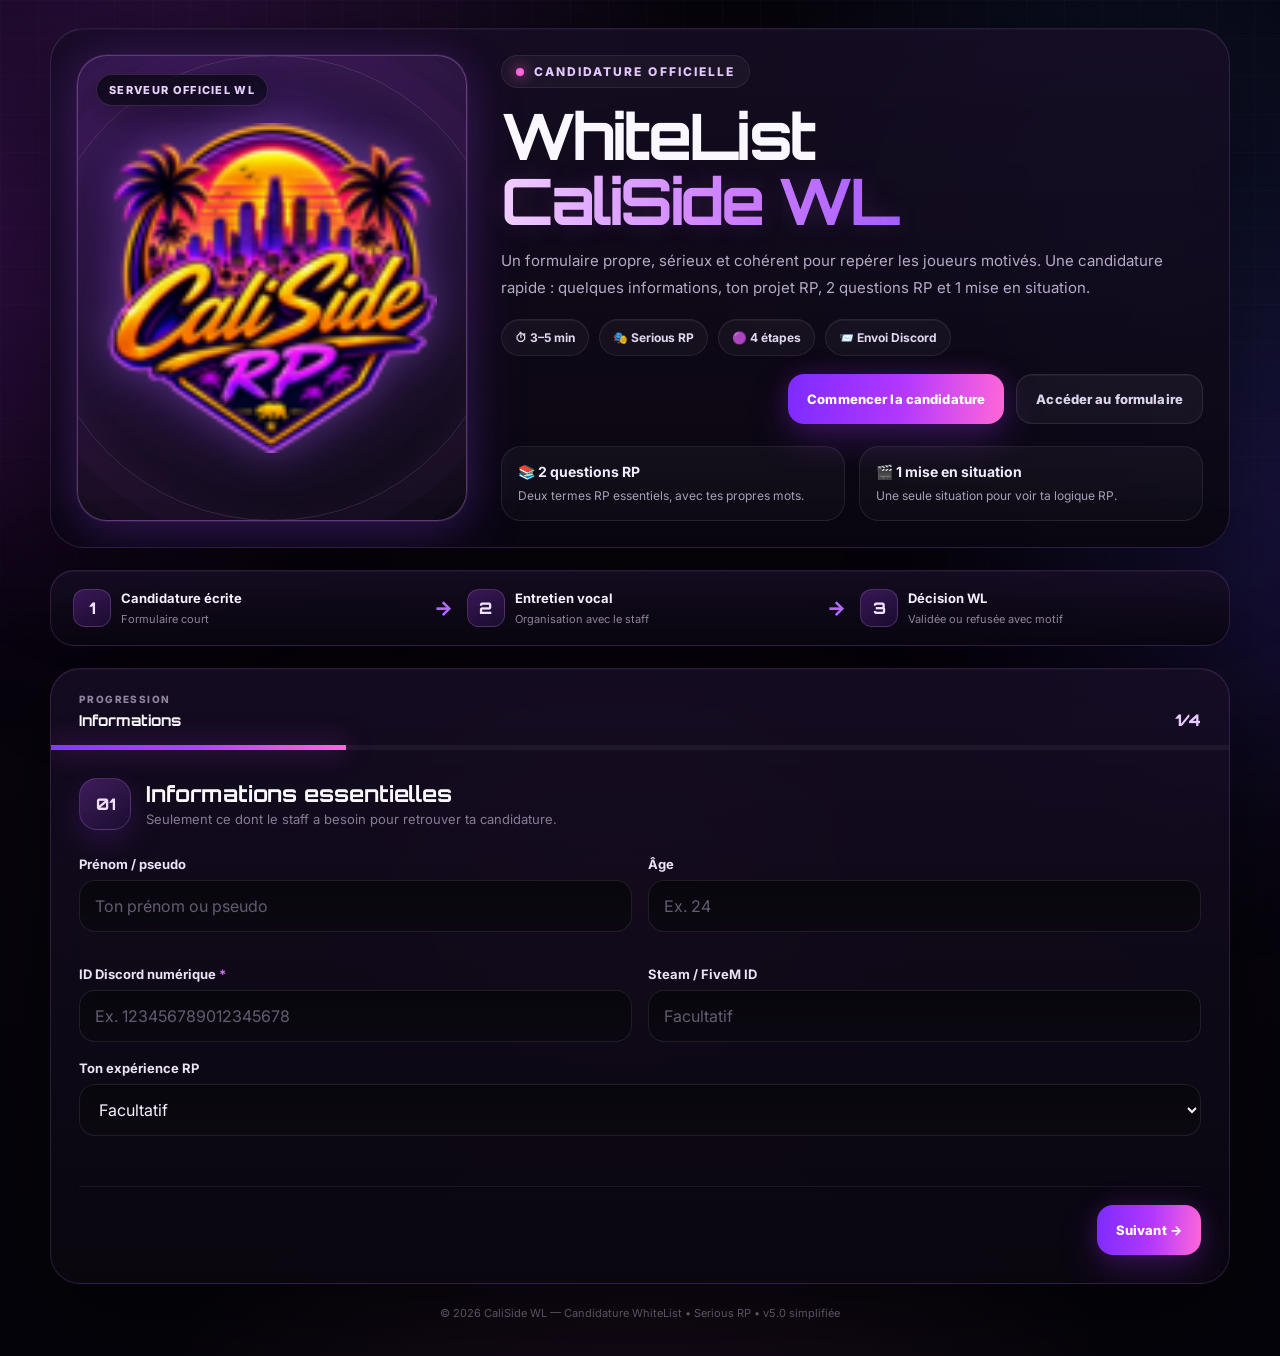
<file: index.html>
<!doctype html>
<html lang="fr">
<head>
  <meta charset="utf-8" />
  <meta name="viewport" content="width=device-width, initial-scale=1" />
  <meta name="theme-color" content="#09060f" />
  <meta http-equiv="Cache-Control" content="no-cache, no-store, must-revalidate" />
  <title>CaliSide WL — Candidature WhiteList</title>
  <meta name="description" content="Formulaire officiel de candidature WhiteList CaliSide WL" />
  <link rel="preconnect" href="https://fonts.googleapis.com">
  <link rel="preconnect" href="https://fonts.gstatic.com" crossorigin>
  <link href="https://fonts.googleapis.com/css2?family=Inter:wght@400;500;600;700;800&family=Orbitron:wght@600;700;800&display=swap" rel="stylesheet">
  <link rel="stylesheet" href="styles.css" />
</head>
<body>
  <div class="bg-grid"></div>
  <div class="orb orb-a"></div>
  <div class="orb orb-b"></div>
  <div class="orb orb-c"></div>

  <main class="shell">
    <header class="hero glass-panel">
      <div class="logo-stage">
        <div class="logo-stage-ring"></div>
        <div class="logo-stage-badge">Serveur Officiel WL</div>
        <div class="logo-wrap">
          <img src="/caliside-logo.png?v=1" alt="Logo CaliSide WL" class="logo" />
        </div>
      </div>

      <div class="hero-copy">
        <div class="eyebrow"><span class="dot"></span> CANDIDATURE OFFICIELLE</div>
        <h1>WhiteList <span>CaliSide WL</span></h1>
        <p>Un formulaire propre, sérieux et cohérent pour repérer les joueurs motivés. Une candidature rapide : quelques informations, ton projet RP, 2 questions RP et 1 mise en situation.</p>

        <div class="badges">
          <span>⏱ 3–5 min</span>
          <span>🎭 Serious RP</span>
          <span>🟣 4 étapes</span>
          <span>📨 Envoi Discord</span>
        </div>

        <div class="hero-actions">
          <a href="#formSection" class="btn primary">Commencer la candidature</a>
          <a href="#formSection" class="btn ghost">Accéder au formulaire</a>
        </div>

        <div class="mini-cards mini-cards-counts">
          <article class="mini-card">
            <strong>📚 2 questions RP</strong>
            <p>Deux termes RP essentiels, avec tes propres mots.</p>
          </article>
          <article class="mini-card">
            <strong>🎬 1 mise en situation</strong>
            <p>Une seule situation pour voir ta logique RP.</p>
          </article>
        </div>
      </div>
    </header>


    <section class="wl-flow glass-panel">
      <div class="flow-step"><span>1</span><strong>Candidature écrite</strong><small>Formulaire court</small></div>
      <div class="flow-arrow">→</div>
      <div class="flow-step"><span>2</span><strong>Entretien vocal</strong><small>Organisation avec le staff</small></div>
      <div class="flow-arrow">→</div>
      <div class="flow-step"><span>3</span><strong>Décision WL</strong><small>Validée ou refusée avec motif</small></div>
    </section>

    <section class="form-card glass-panel" id="formSection">
      <div class="topbar">
        <div>
          <span class="step-kicker">Progression</span>
          <strong id="stepTitle">Informations</strong>
        </div>
        <div class="step-count"><span id="currentStep">1</span>/4</div>
      </div>
      <div class="progress"><div id="progressBar"></div></div>

      <form id="wlForm" novalidate>
        <section class="step active" data-step="1">
          <div class="section-head">
            <span>01</span>
            <div><h2>Informations essentielles</h2><p>Seulement ce dont le staff a besoin pour retrouver ta candidature.</p></div>
          </div>

          <div class="grid two">
            <label class="field"><span>Prénom / pseudo</span><input name="pseudo" maxlength="60" placeholder="Ton prénom ou pseudo" /></label>
            <label class="field"><span>Âge</span><input name="age" type="number" placeholder="Ex. 24" /></label>
            <label class="field"><span>ID Discord numérique <b>*</b></span><input name="discord" required inputmode="numeric" maxlength="24" placeholder="Ex. 123456789012345678" /></label>
            <label class="field"><span>Steam / FiveM ID</span><input name="fivem" maxlength="120" placeholder="Facultatif" /></label>
          </div>

          <label class="field"><span>Ton expérience RP</span>
            <select name="experience">
              <option value="">Facultatif</option>
              <option>Je débute</option>
              <option>Moins de 6 mois</option>
              <option>6 mois à 1 an</option>
              <option>1 à 2 ans</option>
              <option>Plus de 2 ans</option>
            </select>
          </label>
        </section>

        <section class="step" data-step="2">
          <div class="section-head"><span>02</span><div><h2>Ton projet RP</h2><p>Quelques lignes suffisent. Aucun nombre minimum de caractères.</p></div></div>

          <label class="field"><span>Quel personnage / projet aimerais-tu jouer ?</span><textarea name="character" maxlength="1200" placeholder="Explique simplement ton idée de personnage et ce que tu aimerais faire en ville."></textarea></label>

          <fieldset class="field"><legend>Quel type de RP t'intéresse ?</legend><div class="choice-grid" id="rpChoices">
            <label><input type="checkbox" name="rpType" value="Civil"><span>🏙️ Civil</span></label>
            <label><input type="checkbox" name="rpType" value="Entreprise"><span>💼 Entreprise</span></label>
            <label><input type="checkbox" name="rpType" value="Service public"><span>🏛️ Service public</span></label>
            <label><input type="checkbox" name="rpType" value="Police"><span>🚓 Police</span></label>
            <label><input type="checkbox" name="rpType" value="EMS"><span>🚑 EMS</span></label>
            <label><input type="checkbox" name="rpType" value="Mécano"><span>🔧 Mécano</span></label>
            <label><input type="checkbox" name="rpType" value="Illégal"><span>🕶️ Illégal</span></label>
            <label><input type="checkbox" name="rpType" value="Gang / Organisation"><span>🔫 Gang / Organisation</span></label>
          </div></fieldset>

          <label class="field"><span>Pourquoi souhaites-tu rejoindre CaliSide ?</span><textarea name="whyCaliSide" maxlength="1000" placeholder="Une réponse courte suffit."></textarea></label>
        </section>

        <section class="step" data-step="3">
          <div class="section-head"><span>03</span><div><h2>RP & mise en situation</h2><p>2 questions RP + 1 seule mise en situation.</p></div></div>

          <label class="field"><span>1. Avec tes mots, qu'est-ce que le Fear RP ?</span><textarea name="fear" maxlength="700" placeholder="Réponse courte acceptée."></textarea></label>

          <label class="field"><span>2. Avec tes mots, qu'est-ce que le Metagaming ?</span><textarea name="meta" maxlength="700" placeholder="Réponse courte acceptée."></textarea></label>

          <label class="field"><span>3. Mise en situation : tu es seul et deux personnes armées te braquent. Que fais-tu ?</span><textarea name="armedRobbery" maxlength="1000" placeholder="Explique simplement ta réaction RP."></textarea></label>
        </section>

        <section class="step" data-step="4">
          <div class="section-head"><span>04</span><div><h2>Envoi de la candidature</h2><p>Aucun horaire obligatoire. Tu peux proposer un créneau seulement si tu le souhaites.</p></div></div>

          <div class="interview-note">
            <strong>🎙️ Entretien vocal</strong>
            <p>Les créneaux sont facultatifs. Si tu ne mets rien, le staff pourra simplement te recontacter dans ton salon privé.</p>
          </div>

          <div class="grid two">
            <label class="field"><span>Créneau possible 1</span><input name="interviewSlot1" type="datetime-local" /></label>
            <label class="field"><span>Créneau possible 2</span><input name="interviewSlot2" type="datetime-local" /></label>
          </div>

          <label class="field"><span>Note pour le staff</span><textarea name="interviewNote" maxlength="600" placeholder="Facultatif"></textarea></label>

          <label class="consent"><input type="checkbox" name="rulesAccepted"><span>Je confirme avoir répondu moi-même et avoir pris connaissance du règlement CaliSide.</span></label>
        </section>

        <div id="formError" class="form-error" aria-live="polite"></div>

        <div class="actions">
          <button type="button" class="btn ghost" id="prevBtn">← Précédent</button>
          <button type="button" class="btn primary" id="nextBtn">Suivant →</button>
          <button type="submit" class="btn primary hidden" id="submitBtn"><span>Envoyer ma candidature</span><span class="spinner"></span></button>
        </div>
      </form>
    </section>

    <footer>© 2026 CaliSide WL — Candidature WhiteList • Serious RP • v5.0 simplifiée</footer>
  </main>

  <div class="modal" id="successModal" aria-hidden="true">
    <div class="modal-card glass-panel">
      <div class="success-icon">✓</div>
      <h2>Candidature envoyée</h2>
      <p>Merci ! Ta candidature WhiteList CaliSide a bien été transmise. Le staff pourra maintenant l'étudier.</p>
      <button class="btn primary" id="closeModal">Fermer</button>
    </div>
  </div>

  <script src="app.js?v=4.0.0"></script>
</body>
</html>
</file>
<file: styles.css>
:root{
  --bg:#08050d;
  --bg-soft:#11081a;
  --panel:rgba(17,10,27,.72);
  --panel-strong:rgba(17,10,27,.88);
  --panel-2:rgba(33,18,52,.78);
  --line:rgba(199,112,255,.18);
  --line-strong:rgba(218,143,255,.34);
  --purple:#b53eff;
  --purple-2:#7c3dff;
  --pink:#ff67d9;
  --blue:#4eb6ff;
  --text:#fbf7ff;
  --muted:#b7aac7;
  --muted-2:#877c94;
  --ok:#6ee2ad;
  --danger:#ff718d;
  --shadow:0 28px 90px rgba(0,0,0,.48);
  --glow:0 0 0 1px rgba(222,164,255,.08), 0 20px 60px rgba(129,54,227,.22), 0 0 40px rgba(162,79,255,.12);
}

*{box-sizing:border-box}
html{scroll-behavior:smooth}
body{
  margin:0;
  min-height:100vh;
  color:var(--text);
  font-family:Inter,system-ui,sans-serif;
  background:
    radial-gradient(circle at 15% -10%, rgba(191,68,255,.20), transparent 28%),
    radial-gradient(circle at 88% 16%, rgba(62,115,255,.15), transparent 25%),
    radial-gradient(circle at 50% 120%, rgba(255,102,219,.10), transparent 32%),
    linear-gradient(180deg, #06040b 0%, #09050e 35%, #05040a 100%);
  overflow-x:hidden;
}

.bg-grid{
  position:fixed;
  inset:0;
  pointer-events:none;
  background-image:linear-gradient(rgba(255,255,255,.020) 1px, transparent 1px),linear-gradient(90deg, rgba(255,255,255,.020) 1px, transparent 1px);
  background-size:38px 38px;
  mask-image:linear-gradient(to bottom, black 35%, transparent 95%);
}
.orb{position:fixed;border-radius:50%;filter:blur(115px);opacity:.18;pointer-events:none;z-index:0}
.orb-a{width:460px;height:460px;background:#b82dff;top:8%;left:-190px}
.orb-b{width:420px;height:420px;background:#5b48ff;right:-180px;top:38%}
.orb-c{width:340px;height:340px;background:#ff68cf;left:35%;bottom:-180px;opacity:.1}

.shell{
  width:min(1180px, calc(100% - 34px));
  margin:auto;
  padding:28px 0 36px;
  position:relative;
  z-index:1;
}

.glass-panel{
  background:linear-gradient(180deg, rgba(24,14,38,.78), rgba(10,7,16,.92));
  border:1px solid var(--line);
  box-shadow:var(--shadow), inset 0 1px 0 rgba(255,255,255,.04);
  backdrop-filter:blur(22px);
}

.hero{
  display:grid;
  grid-template-columns:minmax(300px, 390px) 1fr;
  gap:34px;
  align-items:center;
  padding:26px;
  border-radius:34px;
  position:relative;
  overflow:hidden;
}
.hero::before,
.form-card::before,
.overview-card::before,
.logo-stage::before,
.mini-card::before,
.modal-card::before{
  content:"";
  position:absolute;
  inset:0;
  background:linear-gradient(120deg, transparent 18%, rgba(255,255,255,.10) 34%, transparent 48%);
  transform:translateX(-130%);
  transition:transform .9s ease;
  pointer-events:none;
}
.hero:hover::before,
.form-card:hover::before,
.overview-card:hover::before,
.logo-stage:hover::before,
.mini-card:hover::before,
.modal-card:hover::before{transform:translateX(130%)}

.logo-stage{
  position:relative;
  padding:26px;
  border-radius:30px;
  min-height:100%;
  display:grid;
  place-items:center;
  background:linear-gradient(160deg, rgba(175,72,255,.18), rgba(255,255,255,.02));
  border:1px solid var(--line-strong);
  box-shadow:var(--glow);
  overflow:hidden;
  transition:transform .28s ease, box-shadow .28s ease, border-color .28s ease;
}
.logo-stage:hover{transform:translateY(-6px) scale(1.012);box-shadow:0 0 0 1px rgba(214,137,255,.16), 0 30px 80px rgba(125,48,233,.30), 0 0 48px rgba(181,72,255,.18)}
.logo-stage-ring{
  position:absolute;
  width:120%;
  aspect-ratio:1/1;
  border-radius:50%;
  border:1px solid rgba(235,195,255,.16);
  box-shadow:0 0 0 24px rgba(179,79,255,.03), 0 0 0 48px rgba(179,79,255,.02), inset 0 0 34px rgba(193,125,255,.08);
  animation:floatRing 6s ease-in-out infinite;
}
.logo-stage-badge{
  position:absolute;
  top:18px;
  left:18px;
  z-index:2;
  padding:8px 12px;
  border-radius:999px;
  background:rgba(8,7,14,.72);
  border:1px solid rgba(234,180,255,.16);
  color:#eed6ff;
  font-size:11px;
  font-weight:800;
  letter-spacing:.12em;
  text-transform:uppercase;
  box-shadow:0 12px 28px rgba(0,0,0,.28);
}
.logo-wrap{
  position:relative;
  z-index:2;
  width:min(100%, 330px);
  aspect-ratio:1/1;
  border-radius:28px;
  display:grid;
  place-items:center;
  background:radial-gradient(circle at 50% 32%, rgba(255,255,255,.08), rgba(255,255,255,.02) 34%, rgba(5,4,8,.0) 60%);
}
.logo{
  display:block;
  width:100%;
  object-fit:contain;
  filter:drop-shadow(0 0 18px rgba(192,111,255,.30)) drop-shadow(0 0 42px rgba(119,61,255,.24));
  animation:logoFloat 5.5s ease-in-out infinite;
}

.hero-copy{position:relative;z-index:1}
.eyebrow{
  display:inline-flex;
  align-items:center;
  gap:10px;
  padding:8px 14px;
  border-radius:999px;
  background:rgba(255,255,255,.04);
  border:1px solid rgba(255,255,255,.08);
  font-size:12px;
  letter-spacing:.17em;
  font-weight:800;
  color:#e4c7ff;
  text-transform:uppercase;
  margin-bottom:16px;
}
.dot{display:inline-block;width:8px;height:8px;border-radius:50%;background:var(--pink);box-shadow:0 0 14px var(--pink)}
.hero h1{
  margin:0 0 14px;
  font-family:Orbitron,sans-serif;
  font-size:clamp(34px, 5vw, 64px);
  line-height:1.01;
  letter-spacing:-.05em;
}
.hero h1 span{
  display:block;
  background:linear-gradient(90deg, #f3d2ff 0%, #cc7dff 35%, #8f50ff 68%, #ff86e0 100%);
  -webkit-background-clip:text;
  background-clip:text;
  color:transparent;
  text-shadow:0 0 25px rgba(198,105,255,.16);
}
.hero p{max-width:720px;color:var(--muted);font-size:15px;line-height:1.8;margin:0 0 18px}
.badges{display:flex;gap:10px;flex-wrap:wrap;margin-bottom:18px}
.badges span{
  font-size:12px;
  font-weight:700;
  color:#e1d7f1;
  padding:10px 13px;
  border-radius:999px;
  background:rgba(255,255,255,.035);
  border:1px solid rgba(255,255,255,.08);
  box-shadow:inset 0 1px 0 rgba(255,255,255,.05);
}
.hero-actions{display:flex;gap:12px;flex-wrap:wrap;margin-bottom:22px}
.mini-cards{
  display:grid;
  grid-template-columns:repeat(3, 1fr);
  gap:14px;
}
.mini-card{
  position:relative;
  padding:16px 16px 14px;
  border-radius:20px;
  background:linear-gradient(180deg, rgba(255,255,255,.040), rgba(255,255,255,.02));
  border:1px solid rgba(255,255,255,.08);
  transition:transform .28s ease, box-shadow .28s ease, border-color .28s ease;
  overflow:hidden;
}
.mini-card:hover{transform:translateY(-7px) scale(1.018);border-color:rgba(220,150,255,.22);box-shadow:0 18px 48px rgba(114,52,202,.18), 0 0 24px rgba(204,112,255,.12)}
.mini-card strong{display:block;font-size:14px;margin-bottom:7px;color:#f3ecff}
.mini-card p{margin:0;color:#a99eb8;font-size:12px;line-height:1.55}

.section-intro{margin:24px 0}
.overview-card{
  position:relative;
  padding:24px 26px;
  border-radius:28px;
  overflow:hidden;
}
.overview-tag{
  display:inline-flex;
  padding:7px 12px;
  border-radius:999px;
  margin-bottom:12px;
  background:rgba(176,77,255,.14);
  border:1px solid rgba(208,125,255,.18);
  color:#edd9ff;
  font-size:11px;
  font-weight:800;
  letter-spacing:.14em;
  text-transform:uppercase;
}
.overview-card h2{margin:0 0 10px;font-family:Orbitron,sans-serif;font-size:24px;line-height:1.25}
.overview-card p{margin:0;color:var(--muted);line-height:1.7;font-size:14px}

.form-card{
  position:relative;
  border-radius:30px;
  overflow:hidden;
}
.topbar{padding:24px 28px 15px;display:flex;align-items:end;justify-content:space-between}
.step-kicker{display:block;color:#9184a2;text-transform:uppercase;letter-spacing:.14em;font-size:10px;font-weight:800;margin-bottom:5px}
.topbar strong{font-family:Orbitron,sans-serif;font-size:15px}
.step-count{font-family:Orbitron,sans-serif;color:#e7caff;font-weight:800}
.progress{height:5px;background:rgba(255,255,255,.05)}
#progressBar{
  height:100%;
  width:20%;
  background:linear-gradient(90deg, var(--purple-2), var(--purple), var(--pink));
  box-shadow:0 0 26px rgba(191,68,255,.55);
  transition:.35s ease;
}
form{padding:28px}
.step{display:none;animation:stepIn .34s ease}
.step.active{display:block}
.section-head{display:flex;gap:15px;align-items:center;margin-bottom:26px}
.section-head>span{
  width:52px;height:52px;display:grid;place-items:center;border-radius:18px;
  font-family:Orbitron,sans-serif;font-weight:800;color:#f2deff;
  background:linear-gradient(145deg, rgba(183,76,255,.28), rgba(90,46,205,.12));
  border:1px solid rgba(210,136,255,.22);
  box-shadow:0 12px 30px rgba(138,55,225,.18);
}
.section-head h2{margin:0 0 4px;font-family:Orbitron,sans-serif;font-size:22px}
.section-head p{margin:0;color:var(--muted-2);font-size:13px}
.grid.two{display:grid;grid-template-columns:1fr 1fr;gap:16px}
.field{display:block;margin-bottom:18px;position:relative}
.field>span,.field legend{display:block;color:#ece3f7;font-size:13px;font-weight:700;margin-bottom:8px}
.field b{color:#df6cff}
fieldset.field{border:0;padding:0;margin-left:0;margin-right:0}
.field input,.field select,.field textarea{
  width:100%;
  border:1px solid rgba(255,255,255,.09);
  background:linear-gradient(180deg, rgba(7,6,11,.78), rgba(11,8,17,.92));
  color:#fff;
  border-radius:16px;
  padding:14px 15px;
  outline:none;
  font:inherit;
  transition:transform .2s ease, border-color .2s ease, box-shadow .2s ease, background .2s ease;
}
.field input,.field select{height:52px}
.field textarea{min-height:122px;resize:vertical;line-height:1.55}
.field input::placeholder,.field textarea::placeholder{color:#645b70}
.field input:hover,.field select:hover,.field textarea:hover{border-color:rgba(205,132,255,.18)}
.field input:focus,.field select:focus,.field textarea:focus{
  border-color:rgba(216,123,255,.7);
  box-shadow:0 0 0 3px rgba(179,73,255,.11), 0 14px 34px rgba(117,29,170,.14), inset 0 1px 0 rgba(255,255,255,.02);
  transform:translateY(-1px) scale(1.002);
}
.field small{display:block;text-align:right;color:#7e748b;margin-top:6px;font-size:11px}
.field small i{font-style:normal}
.choice-grid{display:grid;grid-template-columns:repeat(4, 1fr);gap:10px}
.choice-grid.compact{grid-template-columns:repeat(5, 1fr)}
.choice-grid label{cursor:pointer}
.choice-grid input{display:none}
.choice-grid span{
  display:flex;align-items:center;justify-content:center;text-align:center;min-height:60px;
  padding:10px 12px;border-radius:15px;border:1px solid rgba(255,255,255,.085);
  background:linear-gradient(180deg, rgba(255,255,255,.040), rgba(255,255,255,.02));
  font-size:12px;font-weight:700;color:#c6bdd1;
  transition:transform .22s ease, box-shadow .22s ease, border-color .22s ease, color .22s ease;
  box-shadow:inset 0 1px 0 rgba(255,255,255,.04);
}
.choice-grid label:hover span{transform:translateY(-3px) scale(1.02);box-shadow:0 14px 32px rgba(115,43,187,.18);border-color:rgba(220,159,255,.20);color:#f3eeff}
.choice-grid input:checked+span{
  color:#fff;
  border-color:rgba(214,114,255,.62);
  background:linear-gradient(145deg, rgba(157,56,228,.24), rgba(94,49,211,.18));
  box-shadow:0 12px 34px rgba(127,44,194,.2), 0 0 22px rgba(176,78,255,.10);
  transform:translateY(-2px);
}
.consent{
  display:flex;gap:12px;align-items:flex-start;padding:16px;border-radius:16px;
  border:1px solid rgba(255,255,255,.08);background:rgba(255,255,255,.025);
  color:#c9bfd3;font-size:13px;line-height:1.55;
}
.consent input{margin-top:3px;accent-color:#a932ff}
.form-error{min-height:22px;margin-top:8px;color:var(--danger);font-size:13px;font-weight:700}
.actions{
  display:flex;justify-content:space-between;gap:12px;padding-top:18px;border-top:1px solid rgba(255,255,255,.06);margin-top:10px;
}
.btn{
  position:relative;
  overflow:hidden;
  border:0;border-radius:16px;padding:14px 19px;min-height:50px;
  font:800 13px Inter,sans-serif;letter-spacing:.01em;cursor:pointer;
  transition:transform .22s ease, box-shadow .22s ease, border-color .22s ease, filter .22s ease;
  text-decoration:none;display:inline-flex;align-items:center;justify-content:center;gap:8px;
}
.btn::after{
  content:"";position:absolute;inset:-30%;background:linear-gradient(115deg, transparent 38%, rgba(255,255,255,.24) 50%, transparent 62%);
  transform:translateX(-120%) rotate(10deg);transition:transform .65s ease;pointer-events:none;
}
.btn:hover::after{transform:translateX(120%) rotate(10deg)}
.btn:hover{transform:translateY(-3px) scale(1.018)}
.btn.ghost{
  background:rgba(255,255,255,.045);
  color:#ddd3ea;
  border:1px solid rgba(255,255,255,.09);
  box-shadow:inset 0 1px 0 rgba(255,255,255,.04);
}
.btn.ghost:hover{box-shadow:0 18px 38px rgba(38,27,64,.28), inset 0 1px 0 rgba(255,255,255,.05)}
.btn.primary{
  margin-left:auto;
  background:linear-gradient(95deg, #7d2bff 0%, #b237ff 52%, #ff67d8 100%);
  color:#fff;
  box-shadow:0 14px 38px rgba(139,42,221,.28), 0 0 24px rgba(184,67,255,.14);
}
.btn.primary:hover{box-shadow:0 18px 46px rgba(170,47,239,.36), 0 0 36px rgba(206,103,255,.22)}
.hidden{display:none!important}
.spinner{display:none;width:16px;height:16px;border:2px solid rgba(255,255,255,.35);border-top-color:#fff;border-radius:50%;animation:spin .7s linear infinite;margin-left:8px}
.loading .spinner{display:inline-block}
.loading{pointer-events:none;opacity:.85}
.invalid{border-color:rgba(255,90,130,.75)!important;box-shadow:0 0 0 3px rgba(255,80,120,.08)!important}
footer{text-align:center;color:#756b81;font-size:11px;padding:22px 0 0}
.modal{position:fixed;inset:0;background:rgba(0,0,0,.74);backdrop-filter:blur(11px);display:none;place-items:center;padding:20px;z-index:20}
.modal.open{display:grid}
.modal-card{
  position:relative;
  width:min(500px, 100%);
  padding:34px;
  border-radius:26px;
  text-align:center;
  overflow:hidden;
}
.success-icon{width:74px;height:74px;border-radius:50%;display:grid;place-items:center;margin:0 auto 18px;background:rgba(83,226,160,.1);border:1px solid rgba(83,226,160,.25);color:var(--ok);font-size:34px;font-weight:900;box-shadow:0 14px 40px rgba(83,226,160,.14)}
.modal-card h2{font-family:Orbitron,sans-serif;margin:0 0 10px}
.modal-card p{color:#b3a6c0;line-height:1.6;margin:0 0 22px}

@media (max-width:980px){
  .hero{grid-template-columns:1fr;gap:22px}
  .logo-stage{max-width:420px;margin:auto;width:100%}
  .mini-cards{grid-template-columns:1fr}
  .choice-grid{grid-template-columns:repeat(2, 1fr)}
  .choice-grid.compact{grid-template-columns:repeat(2, 1fr)}
}

@media (max-width:760px){
  .shell{width:min(100% - 18px, 1180px);padding-top:16px}
  .hero{padding:18px;border-radius:24px}
  .topbar, form{padding-left:16px;padding-right:16px}
  .overview-card{padding:18px}
  .overview-card h2{font-size:20px}
  .grid.two{grid-template-columns:1fr}
  .section-head h2{font-size:18px}
  .hero h1{font-size:34px}
  .hero p{font-size:13px}
  .badges{gap:8px}
  .badges span{padding:9px 11px}
  .logo-stage-badge{font-size:10px;left:12px;top:12px}
  .form-card{border-radius:22px}
  .actions{position:sticky;bottom:0;background:linear-gradient(180deg, transparent, rgba(6,4,10,.94) 26%);padding-top:28px;padding-bottom:4px}
}

@media (max-width:540px){
  .hero-copy{text-align:center}
  .eyebrow,.hero-actions,.badges{justify-content:center}
  .logo-stage{padding:18px}
  .choice-grid,.choice-grid.compact{grid-template-columns:1fr 1fr}
  .btn{width:100%}
  .hero-actions{display:grid;grid-template-columns:1fr}
  .actions{display:grid;grid-template-columns:1fr 1fr}
  .actions .btn.primary.hidden{display:none!important}
}

.interview-note{
  margin-bottom:20px;
  padding:18px 19px;
  border-radius:18px;
  background:linear-gradient(145deg,rgba(177,66,255,.14),rgba(77,60,255,.08));
  border:1px solid rgba(216,136,255,.20);
  box-shadow:0 14px 36px rgba(99,40,173,.12),inset 0 1px 0 rgba(255,255,255,.04);
}
.interview-note strong{display:block;margin-bottom:7px;color:#f0ddff;font-family:Orbitron,sans-serif;font-size:13px}
.interview-note p{margin:0;color:#b9acc7;line-height:1.65;font-size:13px}
.staff-shell{width:min(760px,calc(100% - 28px));margin:0 auto;padding:48px 0}
.staff-card{position:relative;padding:28px;border-radius:28px;overflow:hidden}
.staff-card h1{font-family:Orbitron,sans-serif;margin:0 0 10px;font-size:28px}
.staff-card p{color:var(--muted);line-height:1.65}
.staff-grid{display:grid;grid-template-columns:1fr 1fr;gap:14px;margin:22px 0}
.staff-slot{padding:16px;border-radius:16px;background:rgba(255,255,255,.035);border:1px solid rgba(255,255,255,.08)}
.staff-slot strong{display:block;margin-bottom:6px;color:#f2e8ff}
.staff-slot span{color:#baaec7;font-size:13px}
@media(max-width:620px){.staff-grid{grid-template-columns:1fr}}


.staff-logo{display:block;width:150px;max-width:45%;margin:0 auto 18px;filter:drop-shadow(0 0 24px rgba(181,70,255,.35))}.staff-topline{display:flex;gap:14px;align-items:center;justify-content:space-between}.staff-topline h1{margin-right:auto}.staff-topline .btn{margin-left:0;min-height:42px;padding:10px 14px}
@media(max-width:620px){.staff-topline{align-items:flex-start;flex-direction:column}.staff-topline .btn{width:auto}}

/* Correction lisibilité des menus déroulants */
.field select{
  color:#f7f1ff;
  background-color:#0d0814;
  color-scheme:dark;
}
.field select option,
.field select optgroup{
  background:#12091b !important;
  color:#f7f1ff !important;
}
.field select option:checked{
  background:#6f2ac8 !important;
  color:#ffffff !important;
}

/* Suivi staff WL : entretien puis décision définitive */
.staff-phase{margin-top:22px;padding:20px;border-radius:20px;background:rgba(255,255,255,.025);border:1px solid rgba(255,255,255,.075)}
.phase-head{display:flex;gap:14px;align-items:center;margin-bottom:14px}
.phase-head>span{flex:0 0 42px;width:42px;height:42px;display:grid;place-items:center;border-radius:14px;background:linear-gradient(145deg,rgba(181,62,255,.24),rgba(124,61,255,.12));border:1px solid rgba(220,150,255,.22);font-family:Orbitron,sans-serif;font-weight:800;color:#f4e6ff}
.phase-head h2{margin:0 0 4px;font-family:Orbitron,sans-serif;font-size:17px}.phase-head p{margin:0;font-size:12px!important;color:#978aa4!important}
.wl-status-card{margin:18px 0 8px;padding:18px;border-radius:18px;border:1px solid rgba(255,255,255,.10);background:rgba(255,255,255,.03);box-shadow:inset 0 1px 0 rgba(255,255,255,.04)}
.wl-status-card .wl-status-label{display:block;margin-bottom:7px;color:#8f829c;font-size:10px;font-weight:800;letter-spacing:.14em;text-transform:uppercase}.wl-status-card strong{display:block;font-size:15px;color:#f4ecff}.wl-status-card small{display:block;margin-top:8px;color:#b8abc5;line-height:1.5}
.wl-status-card.pending{border-color:rgba(255,201,80,.20);box-shadow:0 14px 38px rgba(255,190,60,.05)}
.wl-status-card.interview{border-color:rgba(255,156,60,.22);box-shadow:0 14px 38px rgba(255,140,45,.06)}
.wl-status-card.approved{border-color:rgba(80,225,145,.25);box-shadow:0 14px 38px rgba(70,220,140,.08)}
.wl-status-card.rejected{border-color:rgba(255,90,110,.25);box-shadow:0 14px 38px rgba(255,70,90,.07)}
.decision-grid{display:grid;grid-template-columns:1fr 1fr;gap:12px;margin-top:14px}.decision-grid .btn{margin-left:0;width:100%}
.btn.approve{background:linear-gradient(95deg,#138b55,#32c87e);color:white;box-shadow:0 12px 32px rgba(40,190,115,.18)}.btn.approve:hover{box-shadow:0 16px 40px rgba(40,210,125,.28)}
.btn.reject{background:linear-gradient(95deg,#9e233e,#e44f68);color:white;box-shadow:0 12px 32px rgba(220,65,95,.16)}.btn.reject:hover{box-shadow:0 16px 40px rgba(235,70,100,.25)}
.reject-box{margin-top:16px;padding:16px;border-radius:16px;background:rgba(255,80,105,.04);border:1px solid rgba(255,95,120,.13)}.reject-box textarea{min-height:110px}
.final-reason{margin-top:14px;padding:14px;border-radius:14px;background:rgba(255,90,115,.06);border:1px solid rgba(255,90,115,.15);color:#ffc9d3;line-height:1.55;font-size:13px}
@media(max-width:620px){.decision-grid{grid-template-columns:1fr}.staff-phase{padding:15px}.phase-head{align-items:flex-start}}

/* Parcours WL visible - v2.1 */
.wl-flow{margin:22px 0;padding:18px 22px;border-radius:24px;display:grid;grid-template-columns:1fr auto 1fr auto 1fr;gap:14px;align-items:center}
.flow-step{display:grid;grid-template-columns:38px 1fr;grid-template-rows:auto auto;column-gap:10px;align-items:center}
.flow-step>span{grid-row:1/3;width:38px;height:38px;border-radius:12px;display:grid;place-items:center;font-family:Orbitron,sans-serif;font-weight:800;background:linear-gradient(145deg,rgba(181,62,255,.26),rgba(124,61,255,.12));border:1px solid rgba(220,150,255,.22);color:#f4e6ff}
.flow-step strong{font-size:13px;color:#f7f0ff}.flow-step small{color:#93879f;font-size:11px;margin-top:3px}.flow-arrow{color:#b56cff;font-size:20px;font-weight:800}
@media(max-width:760px){.wl-flow{grid-template-columns:1fr}.flow-arrow{transform:rotate(90deg);text-align:center}}


/* Musique CaliSide WL : contrôle isolé */

/* Accueil WL : compteurs simples */
.mini-cards-counts{grid-template-columns:repeat(2,minmax(0,1fr));}
@media (max-width:700px){.mini-cards-counts{grid-template-columns:1fr;}}
</file>
